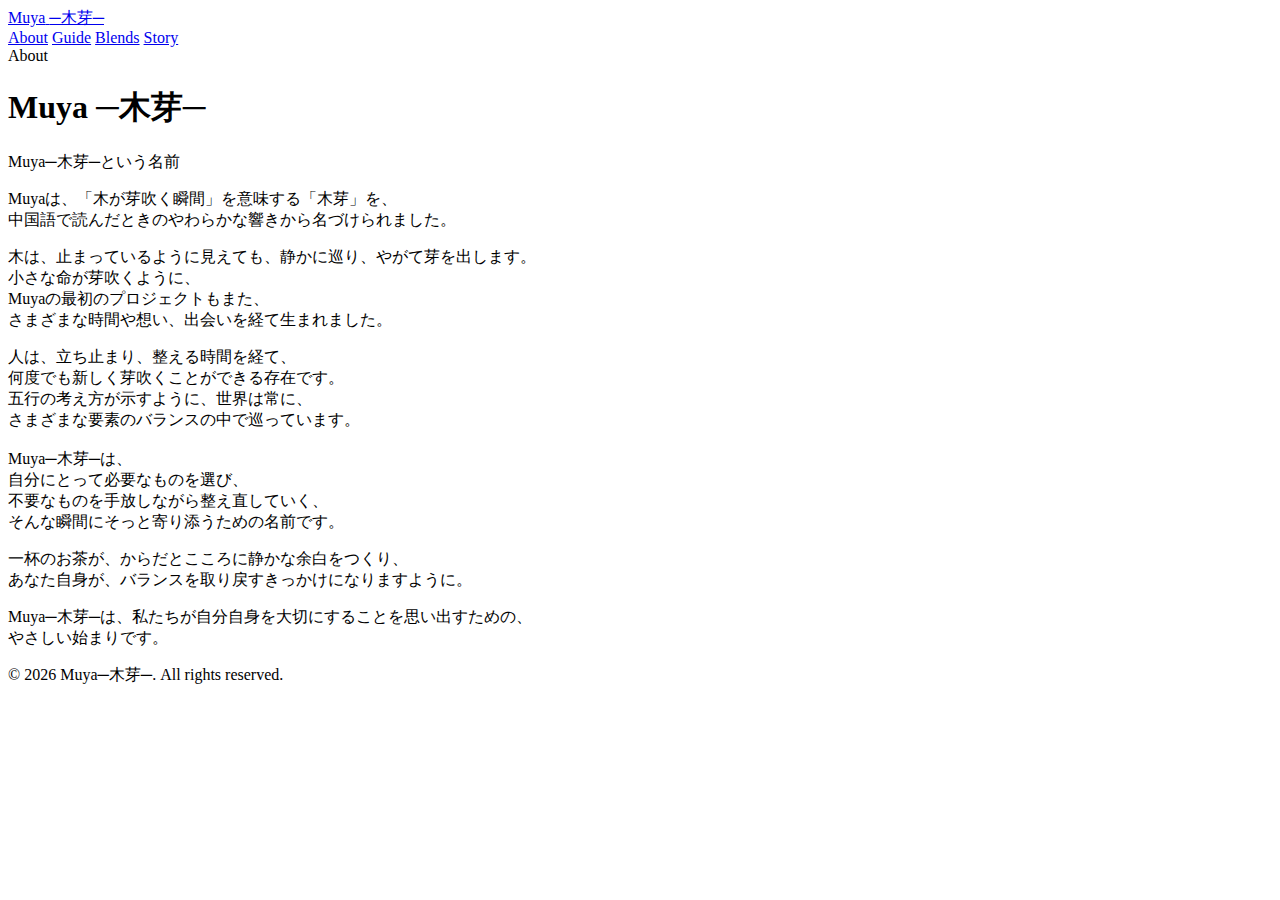
<file: about.html>
<!doctype html>
<html lang="ja">
<head>
  <meta charset="utf-8" />
  <meta name="viewport" content="width=device-width, initial-scale=1" />

  <title>About｜Muya─木芽─</title>
  <meta name="description" content="Muya─木芽─の名前の由来と、ブランドに込めた想い。" />

  <!-- Fonts -->
  <link href="https://fonts.googleapis.com/css2?family=Beth+Ellen&family=Noto+Sans+JP:wght@400;600&family=Noto+Serif+JP&display=swap" rel="stylesheet">

  <!-- CSS -->
  <link rel="stylesheet" href="style.css">
</head>

<body>

<!-- Header -->
<header class="site">
  <div class="wrap header-inner">
    <a href="index.html" class="header-logo" aria-label="Muya─木芽─ Home">
      <span class="logo-en">Muya</span>
      <span class="logo-ja">─木芽─</span>
    </a>

    <nav class="header-nav">
      <a href="about.html">About</a>
      <a href="index.html#guide">Guide</a>
      <a href="index.html#blends">Blends</a>
      <a href="story.html">Story</a>
    </nav>
  </div>
</header>

<!-- About -->
<main>
<section class="hero">
  <div class="wrap">
    <div class="section-head">
      <span class="hero-brand">About</span>
      <h1 class="hero-title">
       <span class="logo-en">Muya</span>
      <span class="logo-ja">─木芽─</span>
      </h1>
      <p class="lead">Muya─木芽─という名前</p>
    </div>
  </div>
</section>

<section>
  <div class="wrap">
    <div class="prose">

      <p>
       Muyaは、「木が芽吹く瞬間」を意味する「木芽」を、<br>
        中国語で読んだときのやわらかな響きから名づけられました。
      </p>

      <p>
        木は、止まっているように見えても、静かに巡り、やがて芽を出します。<br>
        小さな命が芽吹くように、<br>
        Muyaの最初のプロジェクトもまた、<br>
        さまざまな時間や想い、出会いを経て生まれました。
      </p>

      <p>
        人は、立ち止まり、整える時間を経て、<br>
        何度でも新しく芽吹くことができる存在です。<br>
        五行の考え方が示すように、世界は常に、<br>
        さまざまな要素のバランスの中で巡っています。<br>
        <br>
        Muya─木芽─は、<br>
        自分にとって必要なものを選び、<br>
        不要なものを手放しながら整え直していく、<br>
        そんな瞬間にそっと寄り添うための名前です。<br>
      </p>

      <p>
        一杯のお茶が、からだとこころに静かな余白をつくり、<br>
        あなた自身が、バランスを取り戻すきっかけになりますように。<br>
      </p>

      <p class="emotion">
        Muya─木芽─は、私たちが自分自身を大切にすることを思い出すための、<br>
        やさしい始まりです。
      </p>

    </div>
  </div>
</section>
</main>

<!-- Footer -->
<footer class="footer">
  <div class="wrap center">
    <p class="note">© <span id="year"></span> Muya─木芽─. All rights reserved.</p>
  </div>
</footer>

<script>
  document.getElementById('year').textContent = new Date().getFullYear();
</script>

</body>
</html>
</file>
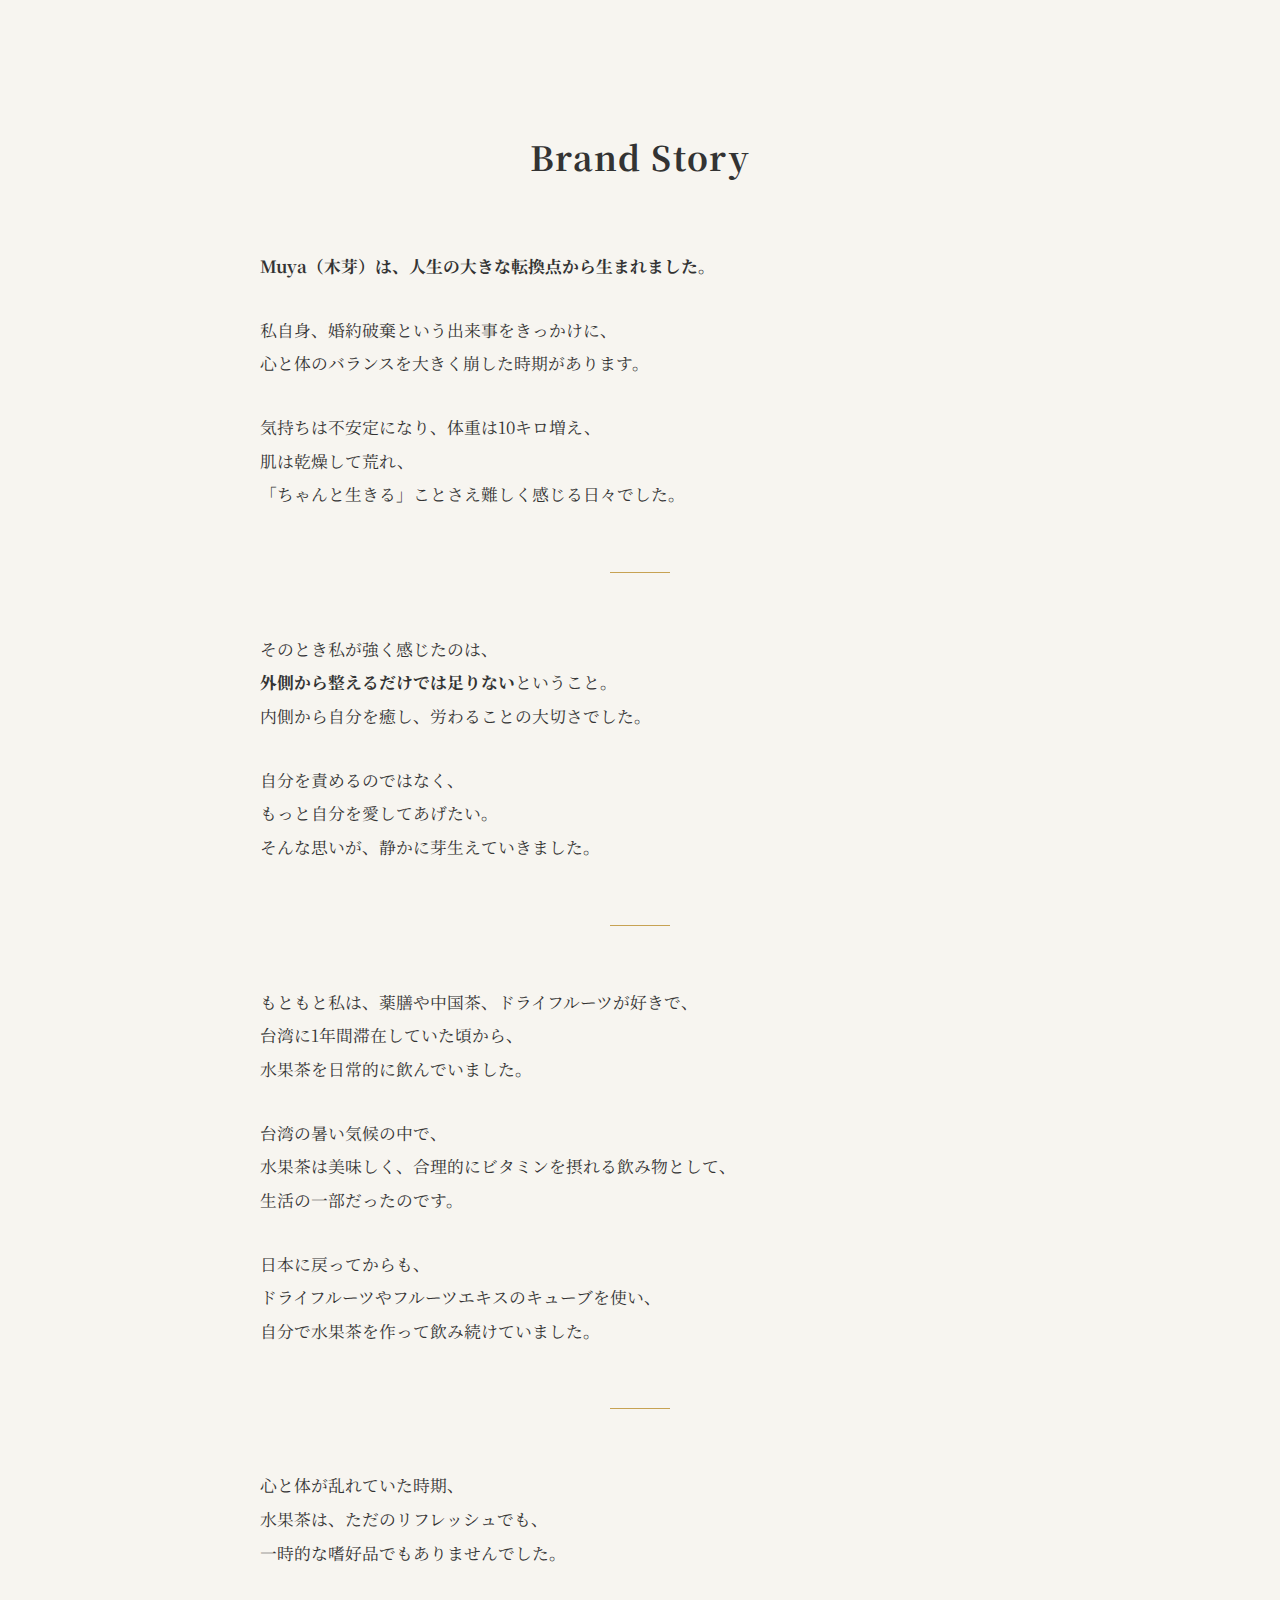
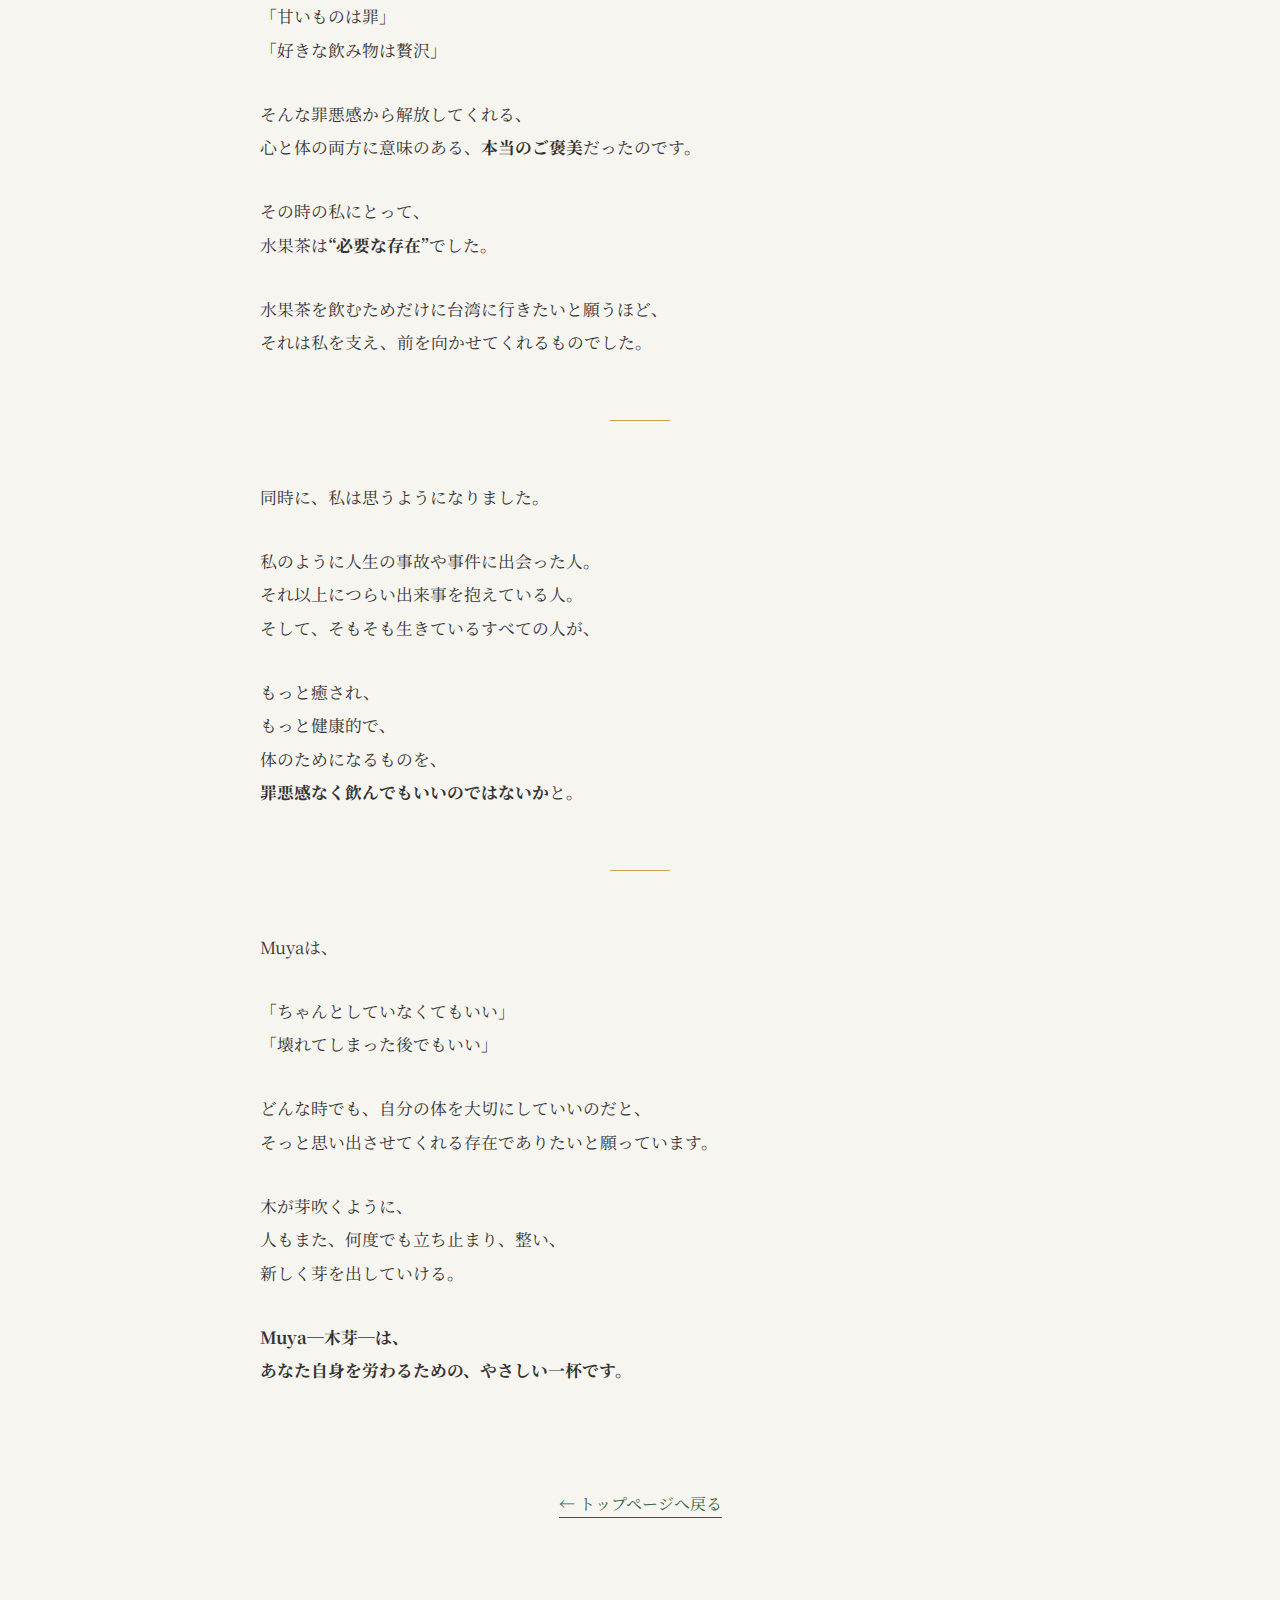
<file: story.html>
<!doctype html>
<html lang="ja">
<head>
  <meta charset="utf-8">
  <meta name="viewport" content="width=device-width, initial-scale=1">
  <title>Brand Story｜木芽─Muya─</title>
  <meta name="description" content="Muya（木芽）は、人生の大きな転換点から生まれました。内側から自分を癒し、労わるための、やさしい一杯。">

  <link href="https://fonts.googleapis.com/css2?family=Noto+Serif+JP:wght@400;600&display=swap" rel="stylesheet">

  <style>
    body{
      margin:0;
      font-family:"Noto Serif JP", serif;
      background:#f7f5f0;
      color:#333;
      line-height:2;
    }
    .wrap{
      max-width:760px;
      margin:0 auto;
      padding:100px 20px;
    }
    h1{
      text-align:center;
      font-size:2.1em;
      margin-bottom:60px;
      letter-spacing:0.04em;
    }
    p{
      margin-bottom:1.8em;
      font-size:1.05em;
    }
    .divider{
      width:60px;
      height:1px;
      background:#c7a253;
      margin:60px auto;
    }
    .back{
      text-align:center;
      margin-top:100px;
    }
    a{
      color:#2f5d46;
      text-decoration:none;
      border-bottom:1px solid #2f5d46;
      padding-bottom:2px;
    }
  </style>
</head>

<body>
  <div class="wrap">

    <h1>Brand Story</h1>

    <p><strong>Muya（木芽）は、人生の大きな転換点から生まれました。</strong></p>

    <p>
      私自身、婚約破棄という出来事をきっかけに、<br>
      心と体のバランスを大きく崩した時期があります。
    </p>

    <p>
      気持ちは不安定になり、体重は10キロ増え、<br>
      肌は乾燥して荒れ、<br>
      「ちゃんと生きる」ことさえ難しく感じる日々でした。
    </p>

    <div class="divider"></div>

    <p>
      そのとき私が強く感じたのは、<br>
      <strong>外側から整えるだけでは足りない</strong>ということ。<br>
      内側から自分を癒し、労わることの大切さでした。
    </p>

    <p>
      自分を責めるのではなく、<br>
      もっと自分を愛してあげたい。<br>
      そんな思いが、静かに芽生えていきました。
    </p>

    <div class="divider"></div>

    <p>
      もともと私は、薬膳や中国茶、ドライフルーツが好きで、<br>
      台湾に1年間滞在していた頃から、<br>
      水果茶を日常的に飲んでいました。
    </p>

    <p>
      台湾の暑い気候の中で、<br>
      水果茶は美味しく、合理的にビタミンを摂れる飲み物として、<br>
      生活の一部だったのです。
    </p>

    <p>
      日本に戻ってからも、<br>
      ドライフルーツやフルーツエキスのキューブを使い、<br>
      自分で水果茶を作って飲み続けていました。
    </p>

    <div class="divider"></div>

    <p>
      心と体が乱れていた時期、<br>
      水果茶は、ただのリフレッシュでも、<br>
      一時的な嗜好品でもありませんでした。
    </p>

    <p>
      「甘いものは罪」<br>
      「好きな飲み物は贅沢」
    </p>

    <p>
      そんな罪悪感から解放してくれる、<br>
      心と体の両方に意味のある、<strong>本当のご褒美</strong>だったのです。
    </p>

    <p>
      その時の私にとって、<br>
      水果茶は<strong>“必要な存在”</strong>でした。
    </p>

    <p>
      水果茶を飲むためだけに台湾に行きたいと願うほど、<br>
      それは私を支え、前を向かせてくれるものでした。
    </p>

    <div class="divider"></div>

    <p>
      同時に、私は思うようになりました。
    </p>

    <p>
      私のように人生の事故や事件に出会った人。<br>
      それ以上につらい出来事を抱えている人。<br>
      そして、そもそも生きているすべての人が、
    </p>

    <p>
      もっと癒され、<br>
      もっと健康的で、<br>
      体のためになるものを、<br>
      <strong>罪悪感なく飲んでもいいのではないか</strong>と。
    </p>

    <div class="divider"></div>

    <p>
      Muyaは、
    </p>

    <p>
      「ちゃんとしていなくてもいい」<br>
      「壊れてしまった後でもいい」
    </p>

    <p>
      どんな時でも、自分の体を大切にしていいのだと、<br>
      そっと思い出させてくれる存在でありたいと願っています。
    </p>

    <p>
      木が芽吹くように、<br>
      人もまた、何度でも立ち止まり、整い、<br>
      新しく芽を出していける。
    </p>

    <p><strong>
      Muya─木芽─は、<br>
      あなた自身を労わるための、やさしい一杯です。
    </strong></p>

    <div class="back">
      <a href="index.html">← トップページへ戻る</a>
    </div>

  </div>
</body>
</html>
</file>
<file: style.css>

</file>
